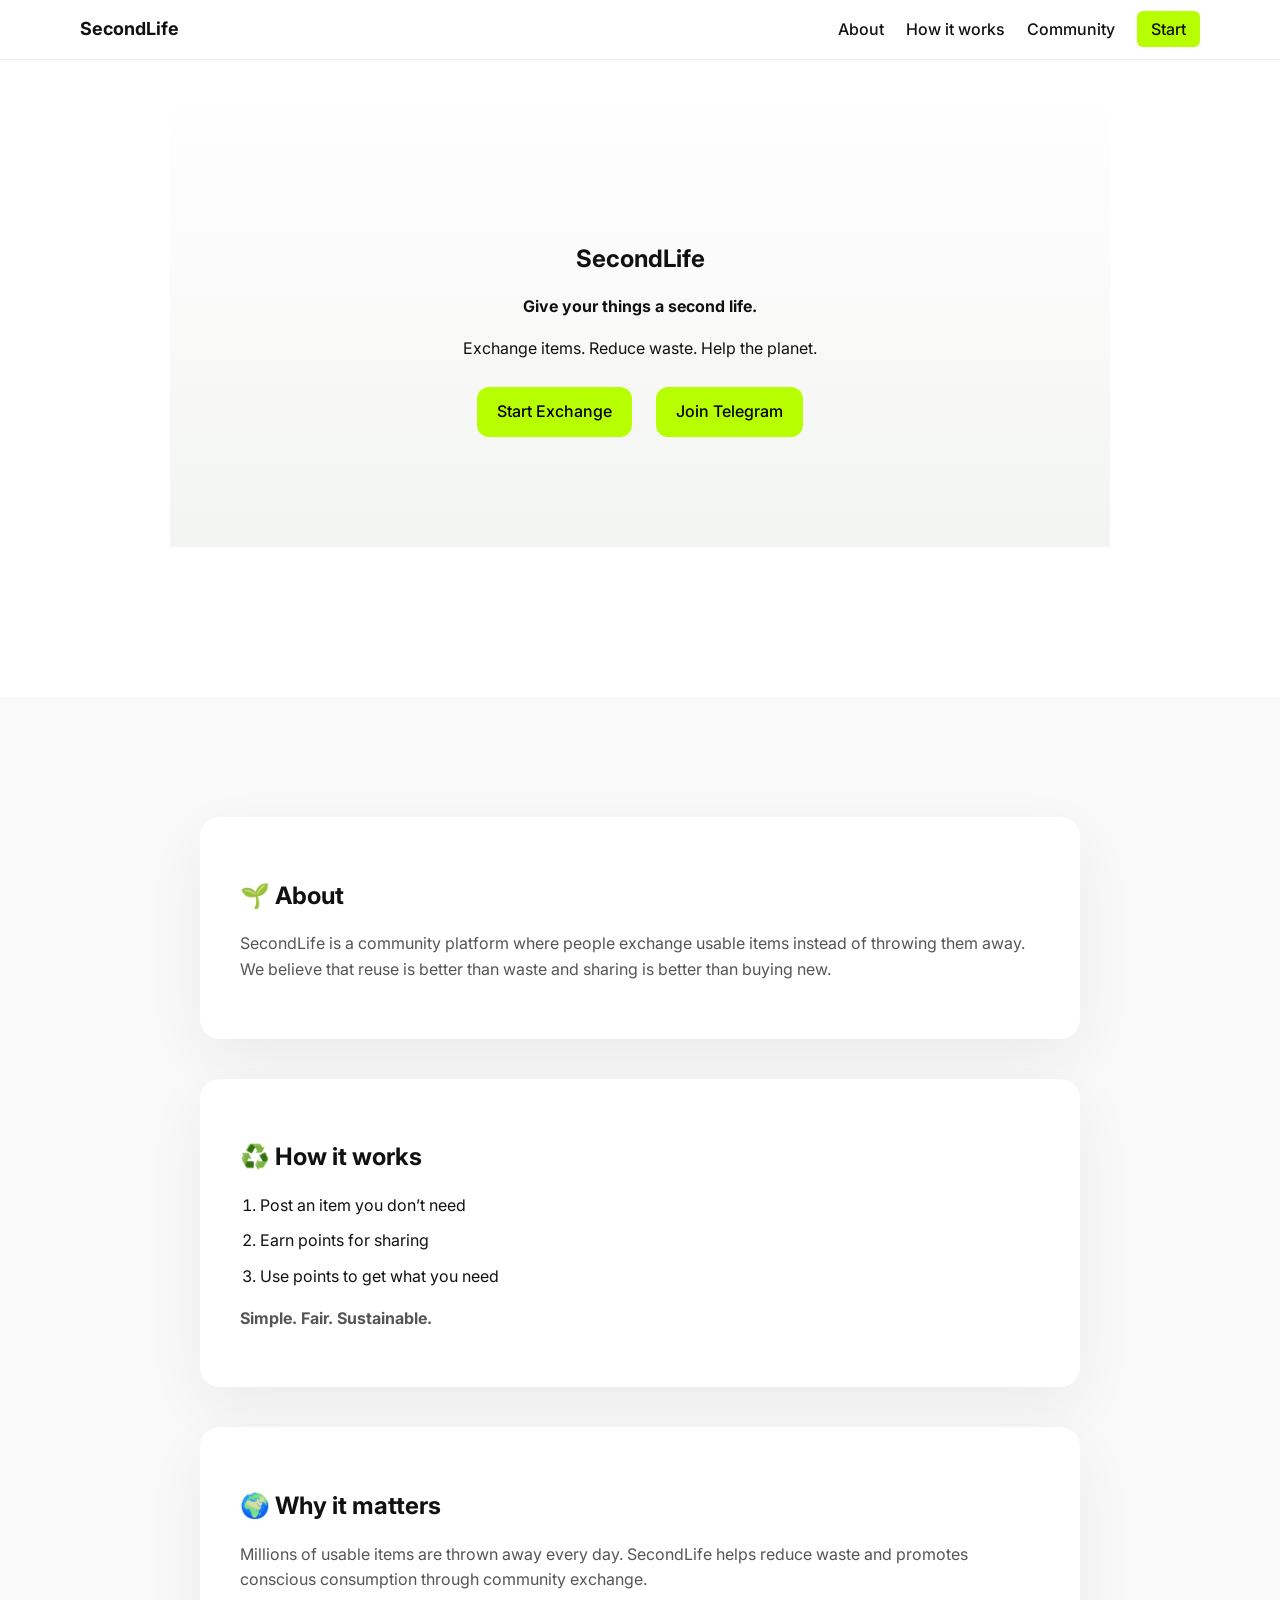
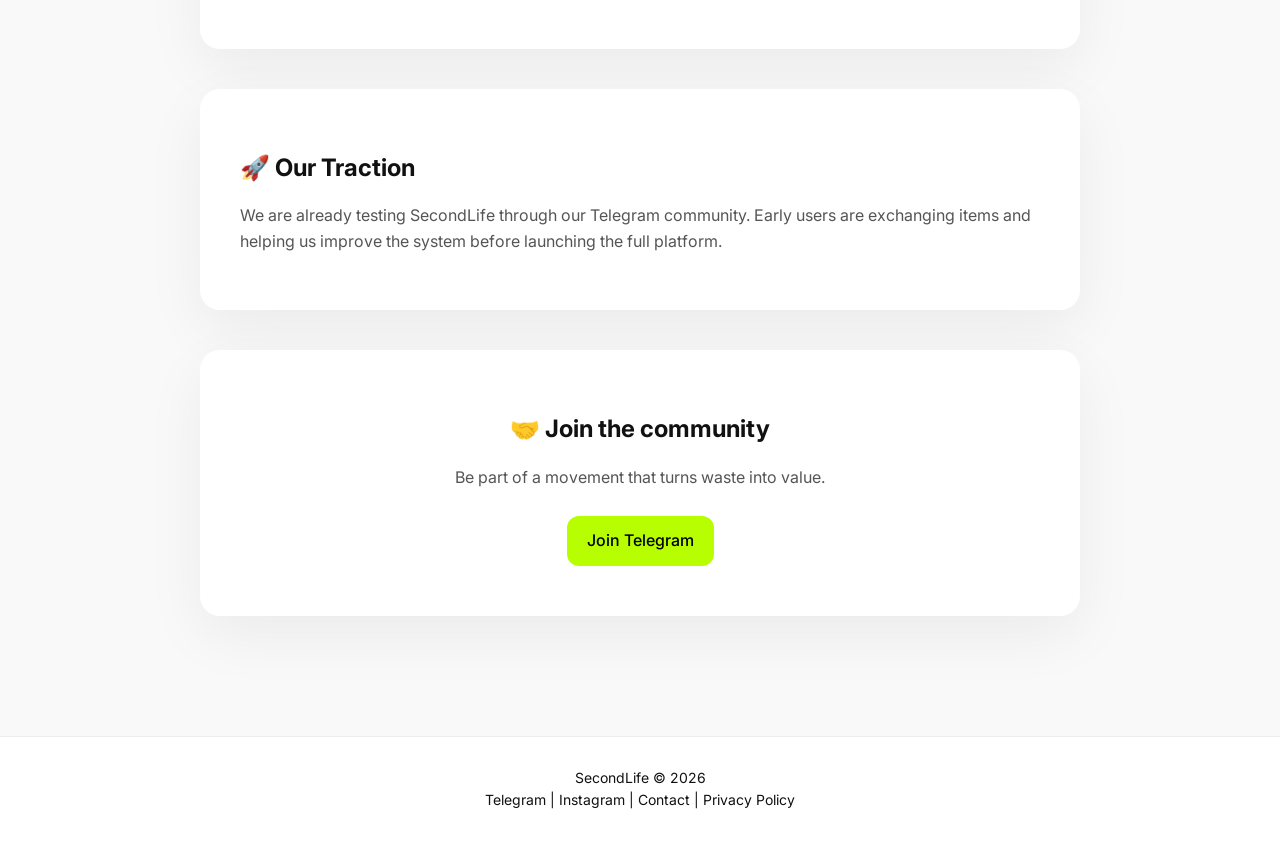
<file: index.html>
<!DOCTYPE html>
<html lang="en">
<head>
    <meta charset="UTF-8">
    <meta name="viewport" content="width=device-width, initial-scale=1.0">
    <title>SecondLife</title>
    <link rel="shortcut icon" href="./images/Nurik icon.jfif" type="image/x-icon">
    <link rel="stylesheet" href="./style.css">
    <link href="https://fonts.googleapis.com/css2?family=Inter:wght@400;600;700&display=swap" rel="stylesheet">

</head>
<body>
    <header class="navbar">
        <div class="logo">SecondLife</div>
        <nav>
          <a href="./about.html">About</a>
          <a href="#">How it works</a>
          <a href="#">Community</a>
          <a href="#" class="nav-btn">Start</a>
        </nav>
      </header>
      
      
    <section class="hero">
        <h1>SecondLife</h1>
        <p><strong>Give your things a second life.</strong></p>
        <p>Exchange items. Reduce waste. Help the planet.</p>
        <a class="btn" href="#">Start Exchange</a>
        <a class="btn" href="https://t.me/+FJB0lV6fKtQ3MTc6" target="_blank">Join Telegram</a>
        </section>
        
        <div class="info-section">

            <div class="info-card">
              <h2>🌱 About</h2>
              <p>SecondLife is a community platform where people exchange usable items instead of throwing them away.
              We believe that reuse is better than waste and sharing is better than buying new.</p>
            </div>
          
            <div class="info-card">
              <h2>♻️ How it works</h2>
              <ol class="steps">
                <li>Post an item you don’t need</li>
                <li>Earn points for sharing</li>
                <li>Use points to get what you need</li>
              </ol>
              <p class="highlight">Simple. Fair. Sustainable.</p>
            </div>
          
            <div class="info-card">
              <h2>🌍 Why it matters</h2>
              <p>Millions of usable items are thrown away every day.
              SecondLife helps reduce waste and promotes conscious consumption through community exchange.</p>
            </div>
          
            <div class="info-card">
              <h2>🚀 Our Traction</h2>
              <p>We are already testing SecondLife through our Telegram community.
              Early users are exchanging items and helping us improve the system before launching the full platform.</p>
            </div>
          
            <div class="info-card center-card">
              <h2>🤝 Join the community</h2>
              <p>Be part of a movement that turns waste into value.</p>
              <a class="btn" href="https://t.me/+FJB0lV6fKtQ3MTc6" target="_blank">Join Telegram</a>
            </div>
          
          </div>
          
        
        <div class="footer">
        SecondLife © 2026<br>
        Telegram | Instagram | Contact | Privacy Policy
        </div>
</body>
</html>
</file>
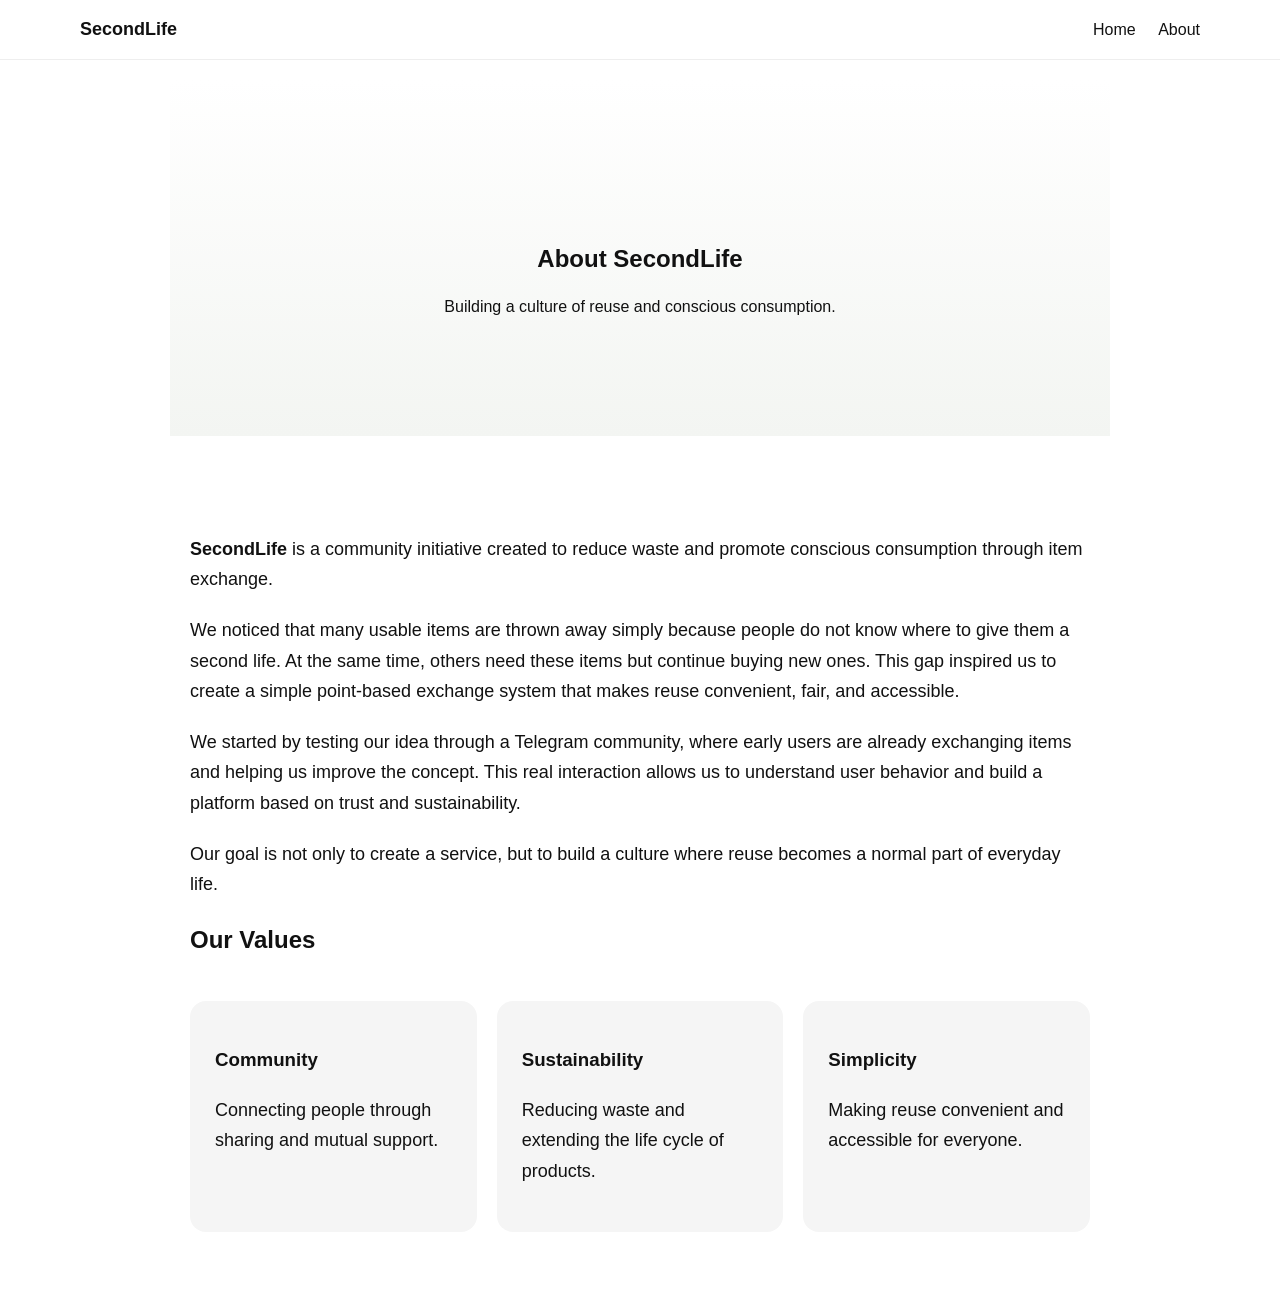
<file: about.html>
<!DOCTYPE html>
<html lang="en">
<head>
  <meta charset="UTF-8">
  <meta name="viewport" content="width=device-width, initial-scale=1.0">
  <title>About Us — SecondLife</title>

  <!-- твой style.css -->
  <link rel="stylesheet" href="style.css">
</head>

<body>

<!-- NAVBAR (та же что на главной) -->
<header class="navbar">
  <div class="logo">SecondLife</div>

  <nav>
    <a href="index.html">Home</a>
    <a href="about.html">About</a>
  </nav>
</header>


<!-- HERO -->
<section class="hero">
  <h1>About SecondLife</h1>
  <p>Building a culture of reuse and conscious consumption.</p>
</section>


<!-- ABOUT CONTENT -->
<section class="about-page">

  <div class="container">

    <p>
      <strong>SecondLife</strong> is a community initiative created to reduce waste and promote conscious consumption through item exchange.
    </p>

    <p>
      We noticed that many usable items are thrown away simply because people do not know where to give them a second life. At the same time, others need these items but continue buying new ones. This gap inspired us to create a simple point-based exchange system that makes reuse convenient, fair, and accessible.
    </p>

    <p>
      We started by testing our idea through a Telegram community, where early users are already exchanging items and helping us improve the concept. This real interaction allows us to understand user behavior and build a platform based on trust and sustainability.
    </p>

    <p>
      Our goal is not only to create a service, but to build a culture where reuse becomes a normal part of everyday life.
    </p>

    <h2>Our Values</h2>

    <div class="values">
      <div class="value-card">
        <h3>Community</h3>
        <p>Connecting people through sharing and mutual support.</p>
      </div>

      <div class="value-card">
        <h3>Sustainability</h3>
        <p>Reducing waste and extending the life cycle of products.</p>
      </div>

      <div class="value-card">
        <h3>Simplicity</h3>
        <p>Making reuse convenient and accessible for everyone.</p>
      </div>
    </div>

  </div>

</section>
<script>
    const cards = document.querySelectorAll(".value-card");
    
    const observer = new IntersectionObserver(entries => {
      entries.forEach(entry => {
        if (entry.isIntersecting) {
          entry.target.classList.add("show");
        }
      });
    });
    
    cards.forEach(card => observer.observe(card));
    </script>
    
</body>

</html>
</file>
<file: style.css>
body{
    margin:0;
    font-family:Arial, sans-serif;
    background:#ffffff;
    color:#111;
    line-height:1.6;
  }
  section{
    max-width:900px;
    margin:auto;
    padding:60px 20px;
  }
  h1,h2{
    margin-bottom:15px;
  }
  .hero{
    text-align:center;
    padding:100px 20px;
  }
  .btn{
    display:inline-block;
    padding:12px 20px;
    margin:10px;
    background:#b7ff00;
    color:#000;
    text-decoration:none;
    font-weight:bold;
    border-radius:8px;
  }
  .footer{
    text-align:center;
    padding:30px;
    border-top:1px solid #eee;
    font-size:14px;
  }
  .steps li{
    margin-bottom:10px;
  }
  .btn{
    display:inline-block;
    padding:12px 20px;
    margin:10px;
    background:#b7ff00;
    color:#000;
    text-decoration:none;
    font-weight:bold;
    border-radius:8px;
    transition:0.3s;
  }
  
  .btn:hover{
    background:#a0e600;
    transform:translateY(-2px);
  }
  .hero{
    text-align:center;
    padding:100px 20px;
  }
  body{
    font-family:'Inter', sans-serif;
  }
  .navbar{
    position:fixed;
    top:0;
    width:100%;
    background:white;
    padding:15px 30px;
    border-bottom:1px solid #eee;
  }
  
  body{
    margin-top:60px;
  }
  section{
    max-width:900px;
    margin:auto;
    padding:60px 20px;
    animation:fade 1s ease;
  }
  
  @keyframes fade{
    from{opacity:0; transform:translateY(20px);}
    to{opacity:1; transform:translateY(0);}
  }

  .navbar{
    position:fixed;
    top:0;
    width:100%;
    background:white;
    padding:15px 40px;
    border-bottom:1px solid #eee;
    display:flex;
    justify-content:space-between;
    align-items:center;
    z-index:1000;
  }
  
  .logo{
    font-weight:bold;
    font-size:18px;
  }
  
  nav a{
    margin-left:18px;
    text-decoration:none;
    color:#111;
    font-weight:500;
    transition:0.3s;
  }
  
  
  nav a:hover{
    color:#b7ff00;
  }
  
  .nav-btn{
    background:#b7ff00;
    padding:8px 14px;
    border-radius:6px;
  }
  
  .nav-btn:hover{
    background:#a0e600;
    color:#000;
  }
  
  body{
    margin-top:70px;
  }
  
  .navbar{
    position:fixed;
    top:0;
    left:0;
    right:0;
    background:white;
    border-bottom:1px solid #eee;
    padding:15px 80px; /* одинаковый отступ слева и справа */
    display:flex;
    justify-content:space-between;
    align-items:center;
    z-index:1000;
    box-sizing:border-box;
  }
  
  .logo{
    font-weight:bold;
    font-size:18px;
  }
  
  .nav-links{
    display:flex;
    align-items:center;
    gap:25px; /* вместо margin-left */
  }
  
  .nav-links a{
    text-decoration:none;
    color:#111;
    font-weight:500;
    transition:0.3s;
  }
  
  .nav-links a:hover{
    color:#b7ff00;
  }
  
  .nav-btn{
    background:#b7ff00;
    padding:8px 14px;
    border-radius:6px;
  }
  
  body{
    margin-top:80px;
  }
  
  .info-section{
    background:#f9f9f9;
    padding:80px 20px;
  }
  
  .info-card{
    max-width:800px;
    margin:40px auto;
    padding:40px;
    background:white;
    border-radius:16px;
    box-shadow:0 10px 30px rgba(0,0,0,0.05);
    transition:0.3s;
  }
  
  .info-card:hover{
    transform:translateY(-5px);
    box-shadow:0 15px 40px rgba(0,0,0,0.08);
  }
  
  .info-card h2{
    margin-bottom:15px;
  }
  
  .info-card p{
    color:#555;
  }
  
  .steps{
    padding-left:20px;
  }
  
  .steps li{
    margin-bottom:10px;
  }
  
  .highlight{
    margin-top:15px;
    font-weight:bold;
    color:#b7ff00;
  }
  
  .center-card{
    text-align:center;
  }
  .hero{
    text-align:center;
    padding:140px 20px 100px;
    background:linear-gradient(180deg, #ffffff 0%, #f3f5f2 100%);
    position:relative;
  }
  .info-section{
    padding:80px 20px;
    margin-top:150px; /* чтобы карточки немного "заходили" */
  }
  .info-card{
    max-width:800px;
    margin:40px auto;
    padding:40px;
    background:white;
    border-radius:20px;
    box-shadow:0 20px 60px rgba(0,0,0,0.06);
    transition:0.3s;
  }

  /* ===== MOBILE VERSION ===== */
@media (max-width: 768px) {

  section {
    padding: 40px 15px;
  }

  .hero {
    padding: 60px 15px;
  }

  h1 {
    font-size: 28px;
  }

  h2 {
    font-size: 22px;
  }

  /* navbar */
  .navbar {
    padding: 15px;
  }

  .navbar nav {
    display: flex;
    flex-direction: column;
    gap: 10px;
    margin-top: 10px;
  }

  /* кнопки */
  .btn {
    display: block;
    width: 100%;
    text-align: center;
  }

}

/* маленькие телефоны */
@media (max-width: 480px) {

  .hero {
    padding: 40px 10px;
  }

  h1 {
    font-size: 24px;
  }

  body {
    font-size: 14px;
  }

}

/* базовые кнопки */
.btn {
  display: inline-flex;
  align-items: center;
  justify-content: center;

  padding: 12px 20px;
  border-radius: 12px;

  font-size: 16px;
  font-weight: 500;
  text-decoration: none;

  white-space: nowrap;
  box-sizing: border-box;

  max-width: 100%;
}

/* контейнер кнопок */
.buttons,
.hero-buttons {
  display: flex;
  gap: 12px;
  flex-wrap: wrap;
}
@media (max-width: 768px) {

  .buttons,
  .hero-buttons {
    flex-direction: column;
    width: 100%;
  }

  .btn {
    width: 100%;
  }

}
/* ===== container ===== */
.container {
  max-width: 900px;
  margin: 0 auto;
}

/* ===== about page ===== */
.about-page {
  padding: 80px 20px;
  line-height: 1.7;
}

.about-page p {
  margin-bottom: 20px;
  font-size: 18px;
}

/* values cards */
.values {
  margin-top: 40px;
  display: flex;
  gap: 20px;
}

.value-card {
  flex: 1;
  padding: 25px;
  border-radius: 16px;
  background: #f5f5f5;
}

/* ===== mobile ===== */
@media (max-width: 768px) {

  .about-page {
    padding: 50px 15px;
  }

  .about-page p {
    font-size: 16px;
  }

  .values {
    flex-direction: column;
  }

}
/* начальное состояние */
.value-card {
  flex: 1;
  padding: 25px;
  border-radius: 16px;
  background: #f5f5f5;

  opacity: 0;
  transform: translateY(40px);
  transition: 0.6s ease;
}

/* когда видна */
.value-card.show {
  opacity: 1;
  transform: translateY(0);
}
.value-card {
  flex: 1;
  padding: 25px;
  border-radius: 16px;
  background: #f5f5f5;

  /* анимация появления */
  opacity: 0;
  transform: translateY(40px);
  transition: all 0.3s ease;
}

/* появление при скролле */
.value-card.show {
  opacity: 1;
  transform: translateY(0);
}

/* hover эффект */
.value-card:hover {
  transform: translateY(-8px);
  box-shadow: 0 20px 40px rgba(0,0,0,0.1);
}
</file>
